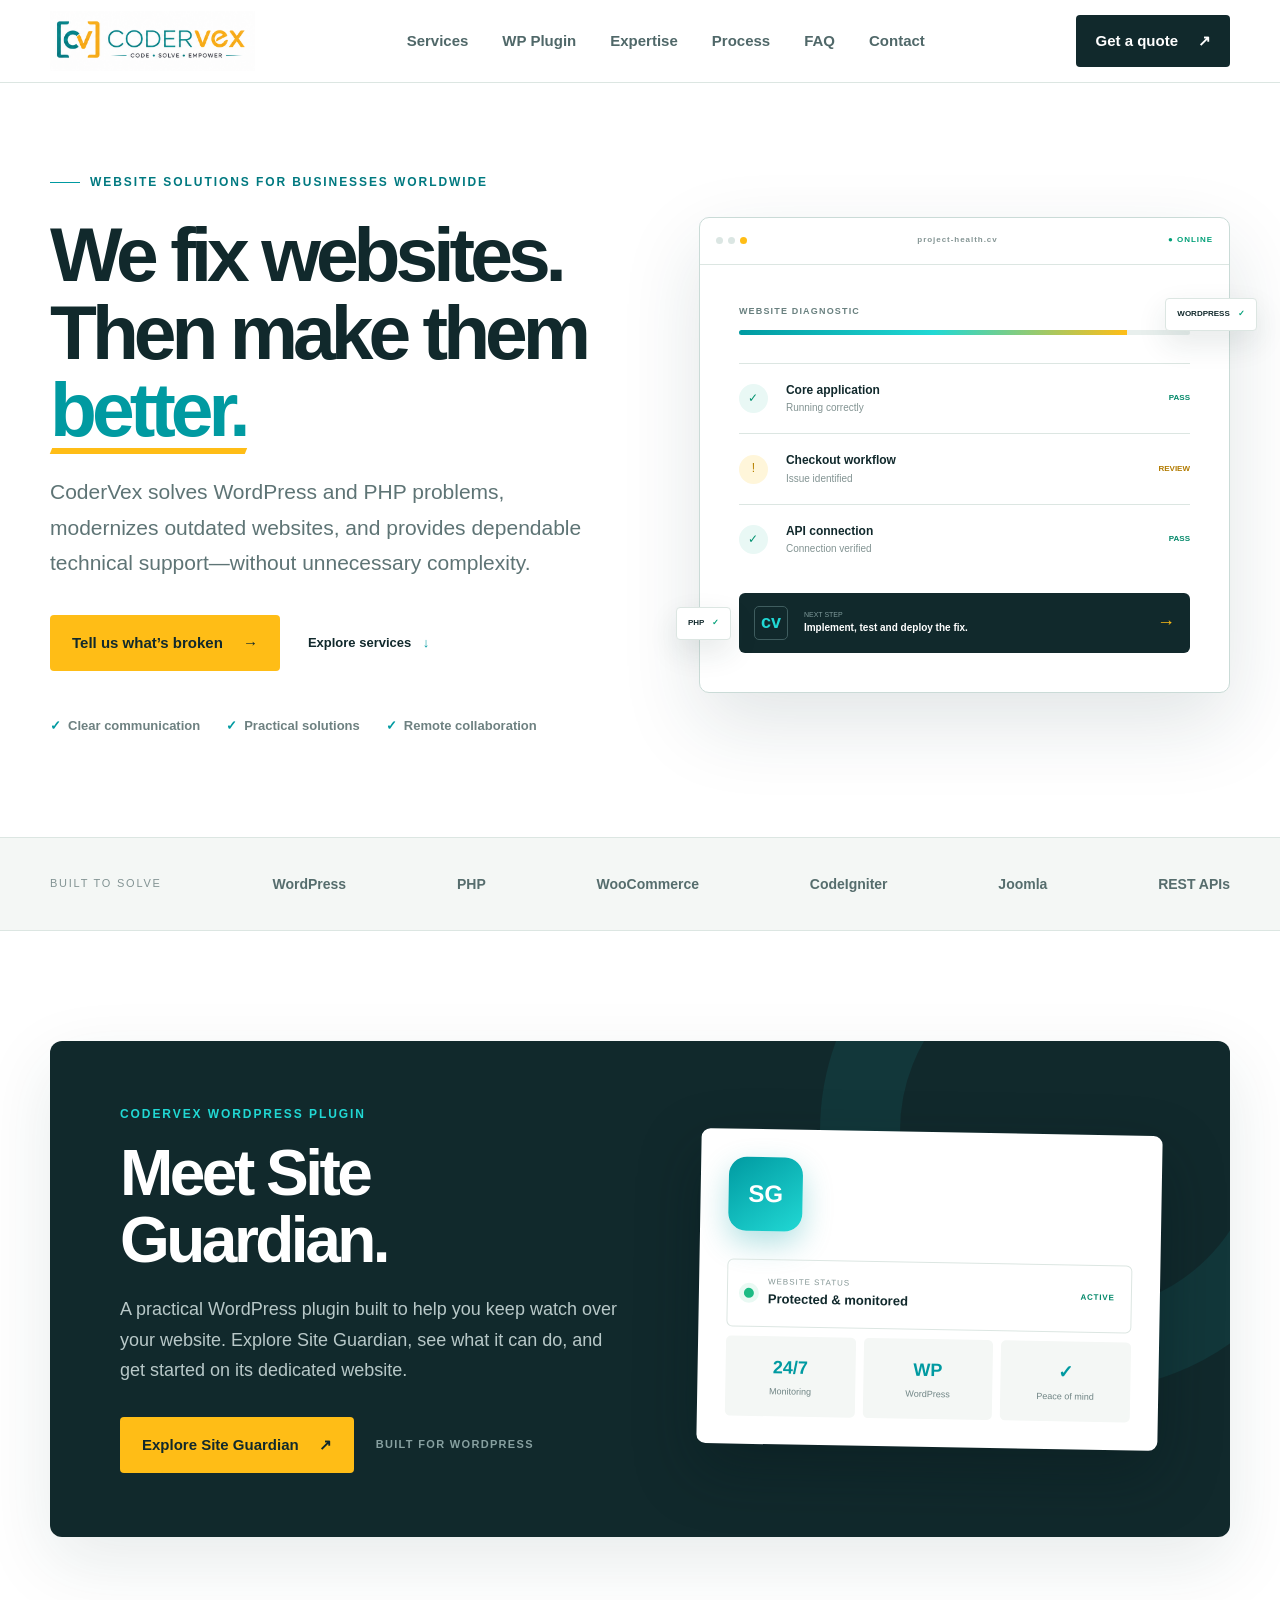
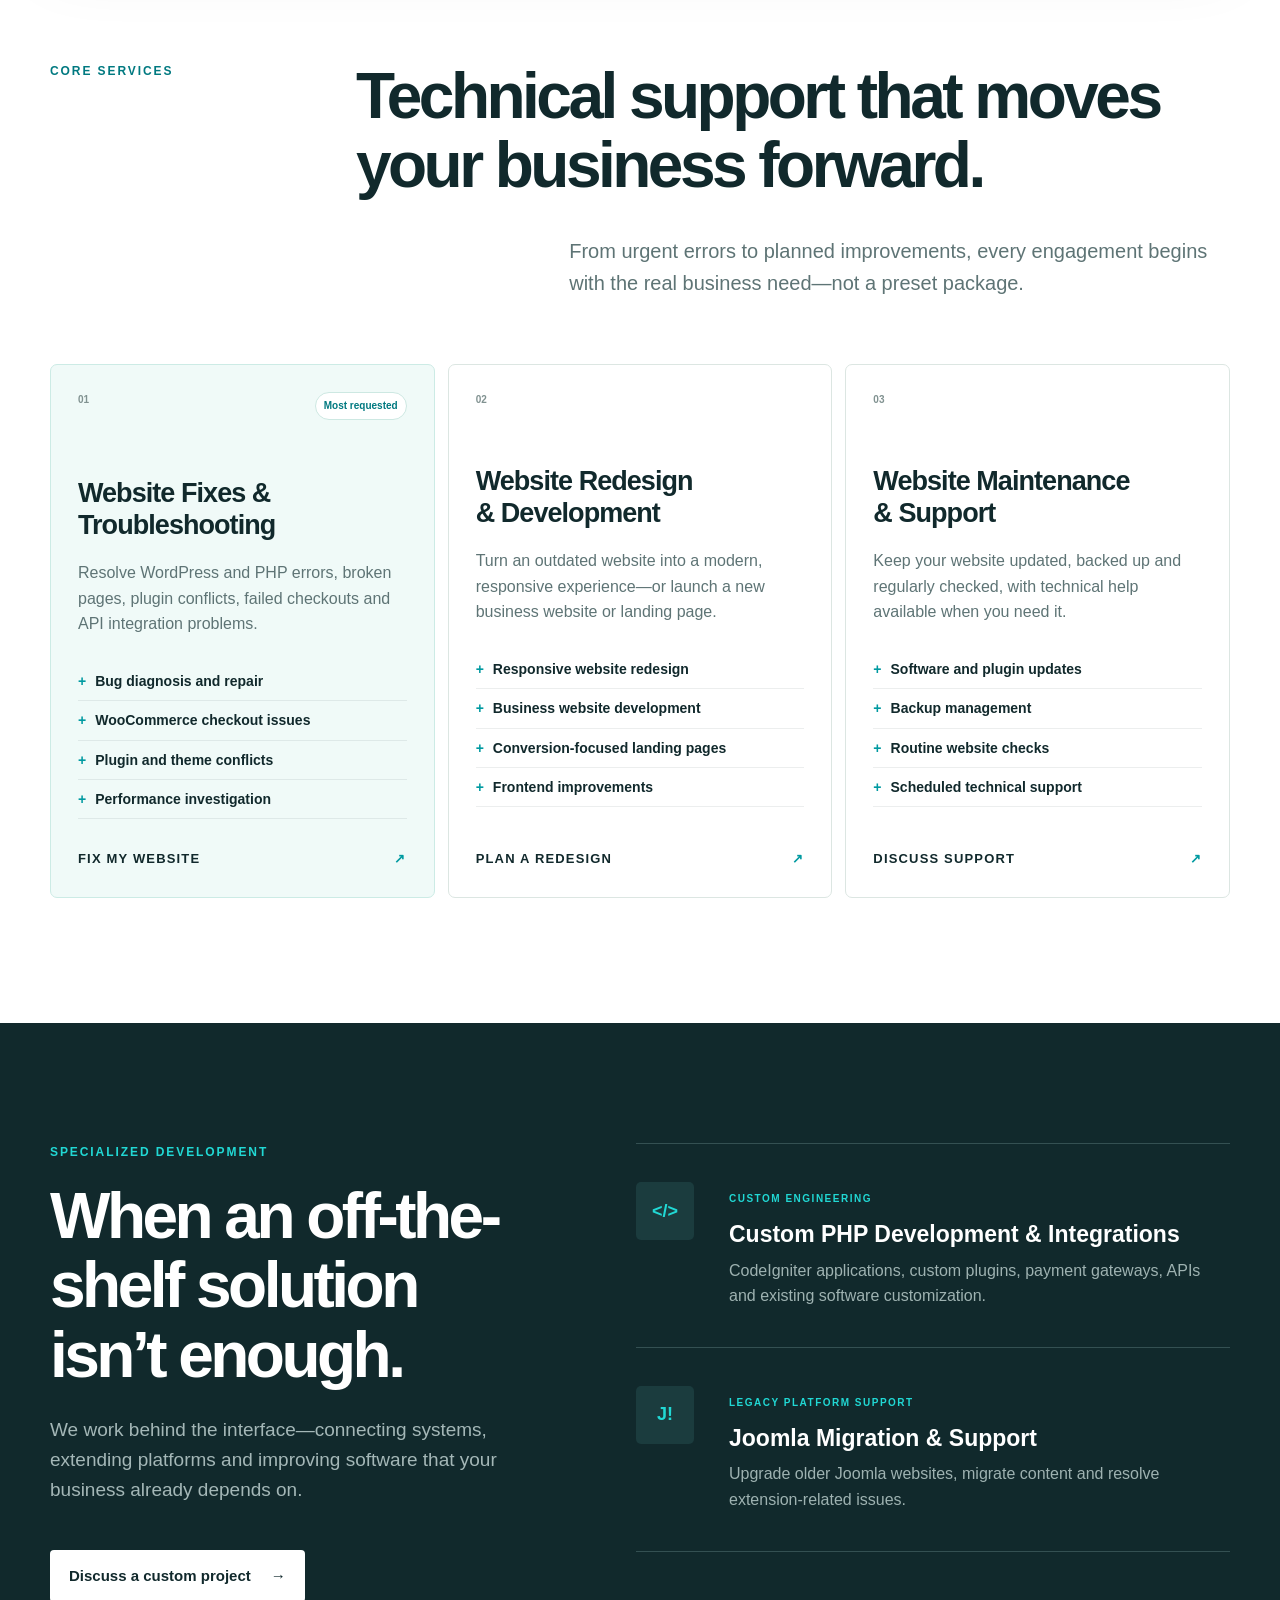
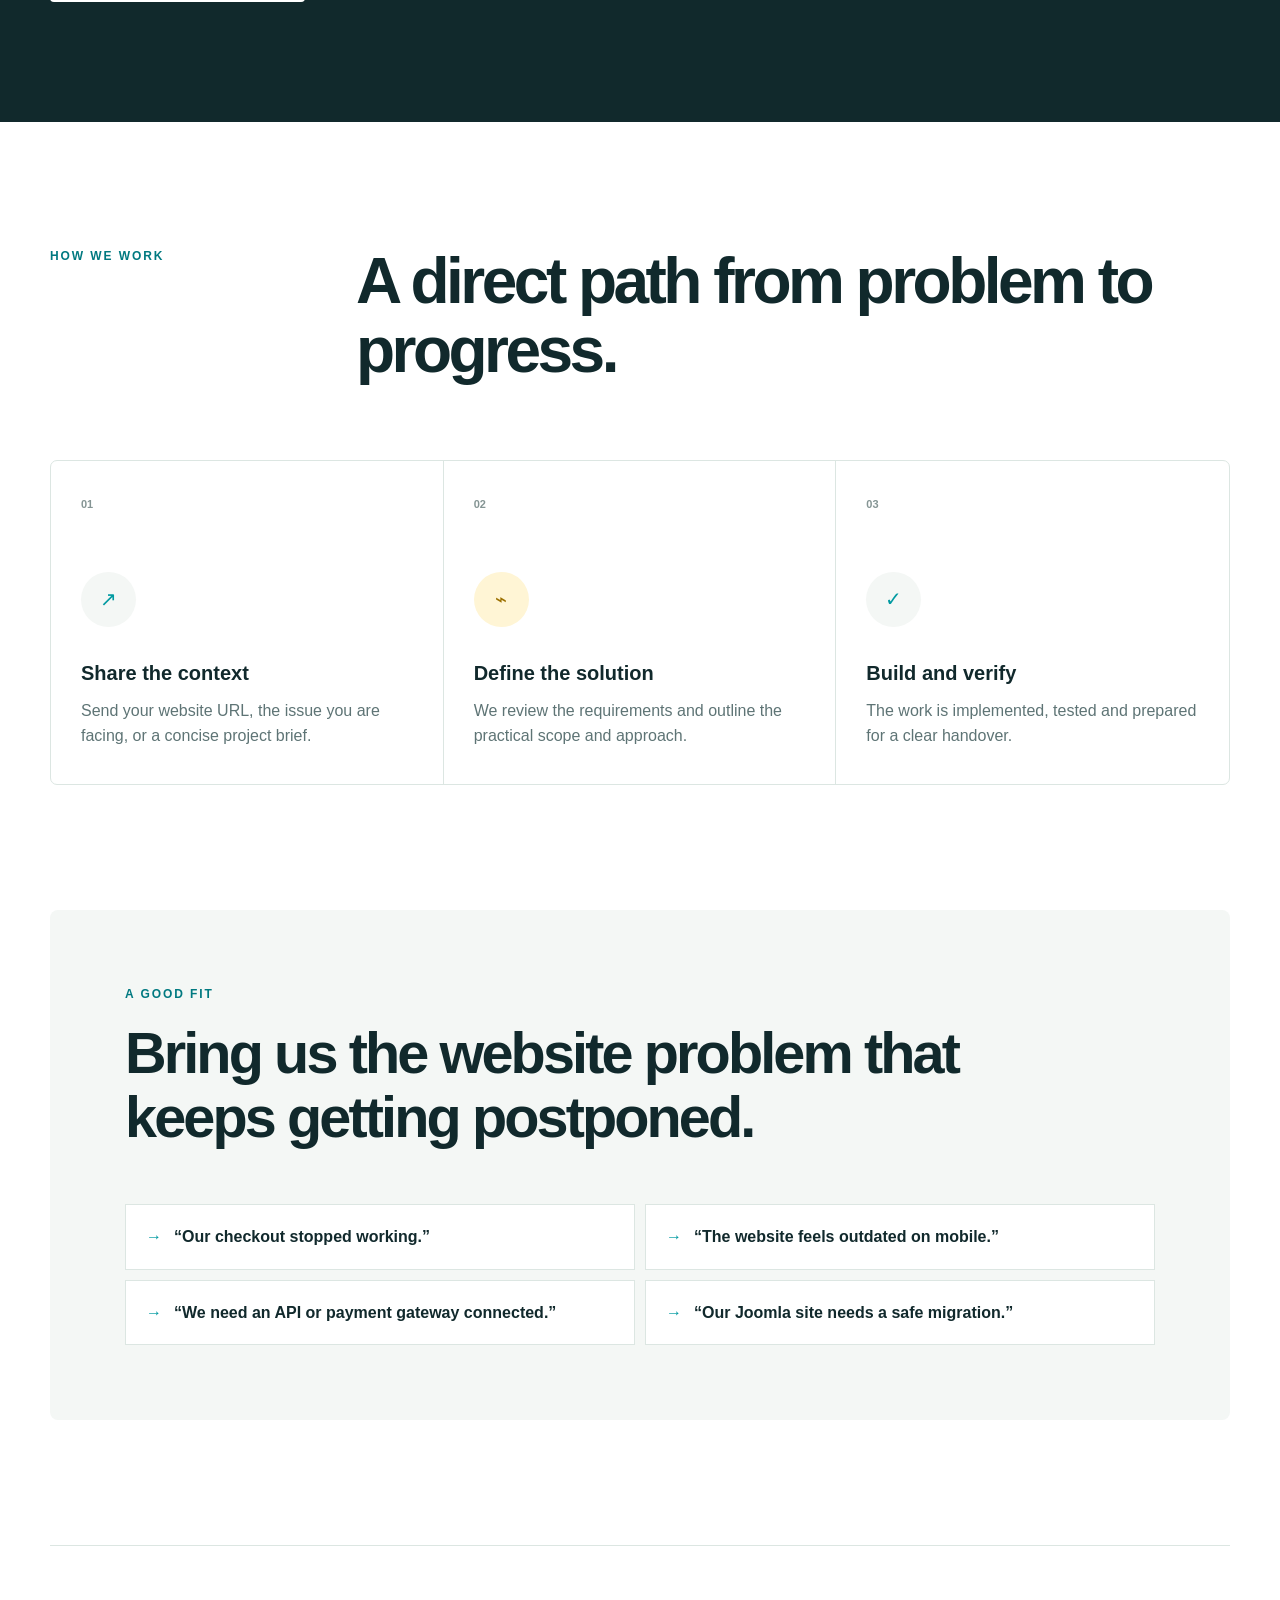
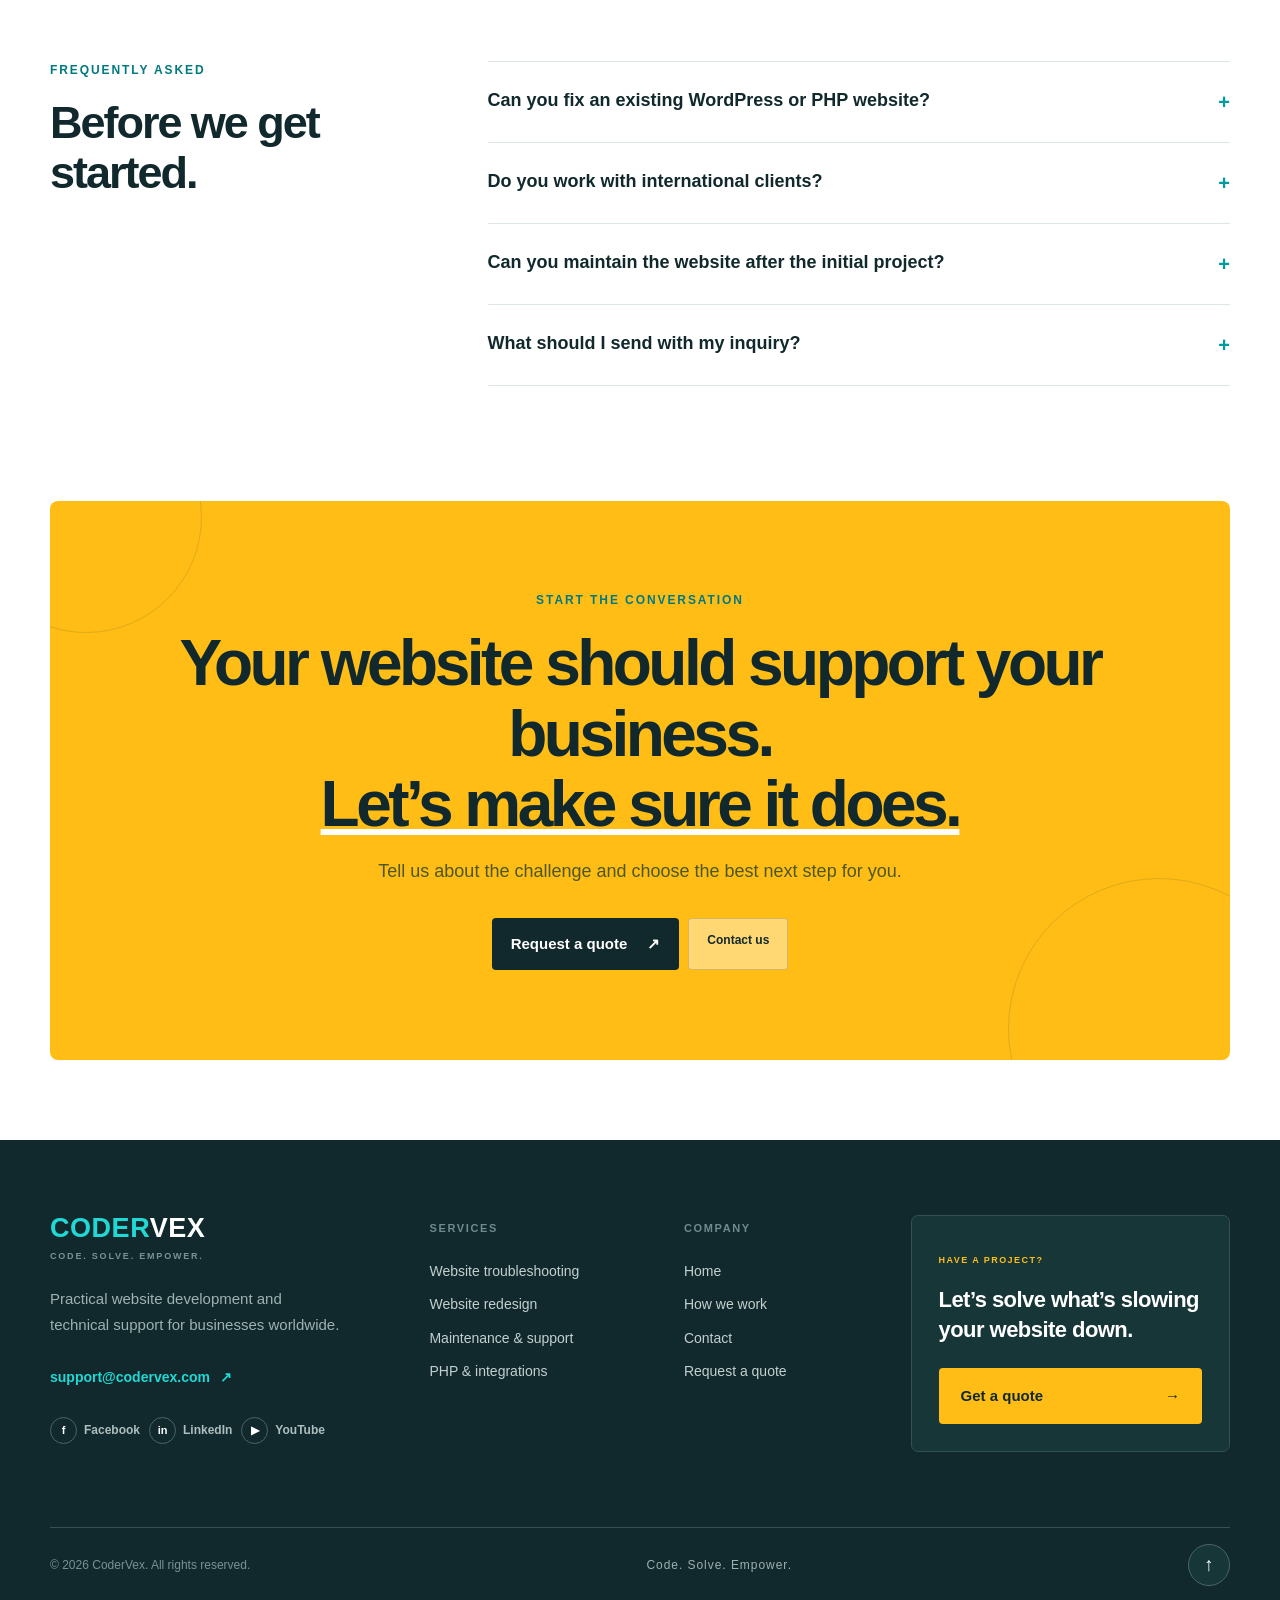
<file: index.html>
<!doctype html>
<html lang="en">
<head>
  <meta charset="utf-8"><script src="analytics.js"></script><script async src="https://www.googletagmanager.com/gtag/js?id=G-TWF1HS1TTK"></script>
  <meta name="viewport" content="width=device-width, initial-scale=1">
  <title>Website Fixes, WordPress Support & Custom PHP Development | CoderVex</title>
  <meta name="description" content="CoderVex fixes broken WordPress and PHP websites, redesigns outdated sites, provides ongoing maintenance, and builds custom integrations for international businesses.">
  <meta name="keywords" content="website troubleshooting, WordPress support, PHP developer, website redesign, website maintenance, API integration, Joomla migration, WooCommerce checkout fix">
  <meta name="author" content="CoderVex">
  <meta name="robots" content="index, follow, max-image-preview:none">
  <meta name="theme-color" content="#ffffff">
  <link rel="canonical" href="https://www.codervex.com/">
  <meta property="og:type" content="website"><meta property="og:title" content="CoderVex — Website Fixes, Development & Support"><meta property="og:description" content="Reliable website troubleshooting, redesign, maintenance, custom PHP development and integrations for businesses worldwide."><meta property="og:url" content="https://www.codervex.com/"><meta property="og:site_name" content="CoderVex">
  <meta name="twitter:card" content="summary"><meta name="twitter:title" content="CoderVex — Website Solutions That Work"><meta name="twitter:description" content="Website fixes, redesign, maintenance, PHP development and integrations for international businesses.">
  <link rel="stylesheet" href="styles.css">
  <script type="application/ld+json">{"@context":"https://schema.org","@type":"ProfessionalService","name":"CoderVex","url":"https://www.codervex.com/","email":"support@codervex.com","description":"Website troubleshooting, WordPress support, redesign, maintenance, custom PHP development, integrations and Joomla migration services.","areaServed":"Worldwide","serviceType":["Website Troubleshooting","WordPress Support","Website Redesign","Website Maintenance","Custom PHP Development","API Integration","Joomla Migration"],"sameAs":["https://www.facebook.com/codervex","https://www.linkedin.com/company/codervex/","https://www.youtube.com/@codervex"]}</script>
  <script type="application/ld+json">{"@context":"https://schema.org","@type":"FAQPage","mainEntity":[{"@type":"Question","name":"Can CoderVex fix an existing WordPress or PHP website?","acceptedAnswer":{"@type":"Answer","text":"Yes. CoderVex diagnoses and resolves WordPress and PHP errors, broken layouts, plugin conflicts, checkout failures and integration issues."}},{"@type":"Question","name":"Does CoderVex work with international clients?","acceptedAnswer":{"@type":"Answer","text":"Yes. CoderVex provides remote website development and technical support to businesses worldwide."}},{"@type":"Question","name":"Can you maintain a website after the initial project?","acceptedAnswer":{"@type":"Answer","text":"Yes. Ongoing maintenance can include updates, backups, health checks and scheduled technical support."}}]}</script>
</head>
<body>
  <a class="skip-link" href="#main">Skip to content</a>
  <header class="site-header" id="top"><div class="nav-wrap">
    <a class="brand brand-logo" href="index.html" aria-label="CoderVex home"><img src="assets/website-logo.png" alt="CoderVex — Code, Solve, Empower" width="666" height="198"></a>
    <button class="nav-toggle" aria-expanded="false" aria-controls="site-nav"><span></span><span></span><span></span><span class="sr-only">Open menu</span></button>
    <nav id="site-nav" aria-label="Main navigation"><a href="#services">Services</a><a href="#plugin">WP Plugin</a><a href="#expertise">Expertise</a><a href="#process">Process</a><a href="#faq">FAQ</a><a href="contact.html">Contact</a></nav>
    <a class="button button-dark nav-cta" href="quote.html">Get a quote <span>↗</span></a>
  </div></header>
  <main id="main">
    <section class="hero section">
      <div class="hero-copy reveal"><p class="eyebrow"><span></span> Website solutions for businesses worldwide</p><h1>We fix websites.<br>Then make them <em>better.</em></h1><p class="hero-lead">CoderVex solves WordPress and PHP problems, modernizes outdated websites, and provides dependable technical support—without unnecessary complexity.</p><div class="hero-actions"><a class="button button-primary" href="mailto:support@codervex.com?subject=I%20need%20help%20with%20my%20website">Tell us what’s broken <span>→</span></a><a class="inline-link" href="#services">Explore services <span>↓</span></a></div><ul class="hero-points" aria-label="Key benefits"><li>Clear communication</li><li>Practical solutions</li><li>Remote collaboration</li></ul></div>
      <div class="hero-console reveal" aria-label="CoderVex website troubleshooting workflow"><div class="console-bar"><span class="dots"><i></i><i></i><i></i></span><span>project-health.cv</span><span class="status">● ONLINE</span></div><div class="console-body"><div class="scan-head"><span>WEBSITE DIAGNOSTIC</span><strong>86%</strong></div><div class="scan-line"><i></i></div><div class="result-list"><div><span class="check">✓</span><p><b>Core application</b><small>Running correctly</small></p><em>PASS</em></div><div><span class="check amber">!</span><p><b>Checkout workflow</b><small>Issue identified</small></p><em class="review">REVIEW</em></div><div><span class="check">✓</span><p><b>API connection</b><small>Connection verified</small></p><em>PASS</em></div></div><div class="console-note"><span>cv</span><p><small>NEXT STEP</small><b>Implement, test and deploy the fix.</b></p><strong>→</strong></div></div><div class="orbit-label label-one">WORDPRESS <b>✓</b></div><div class="orbit-label label-two">PHP <b>✓</b></div></div>
    </section>
    <section class="proof-bar" aria-label="Technologies supported"><div><span>Built to solve</span><b>WordPress</b><b>PHP</b><b>WooCommerce</b><b>CodeIgniter</b><b>Joomla</b><b>REST APIs</b></div></section>
    <section class="section plugin-section" id="plugin">
      <div class="plugin-card reveal">
        <div class="plugin-copy"><p class="eyebrow">CoderVex WordPress plugin</p><h2>Meet Site Guardian.</h2><p>A practical WordPress plugin built to help you keep watch over your website. Explore Site Guardian, see what it can do, and get started on its dedicated website.</p><div class="plugin-actions"><a class="button button-primary" href="https://site-guardian.codervex.com/" target="_blank" rel="noopener noreferrer">Explore Site Guardian <span aria-hidden="true">&nearr;</span></a><span>Built for WordPress</span></div></div>
        <div class="plugin-visual" aria-hidden="true"><div class="guardian-mark"><span>SG</span></div><div class="guardian-status"><i></i><span><small>WEBSITE STATUS</small><b>Protected &amp; monitored</b></span><strong>ACTIVE</strong></div><div class="guardian-grid"><span><b>24/7</b><small>Monitoring</small></span><span><b>WP</b><small>WordPress</small></span><span><b>&#10003;</b><small>Peace of mind</small></span></div></div>
      </div>
    </section>
    <section class="section intro" id="services"><div class="section-heading reveal"><p class="eyebrow">Core services</p><h2>Technical support that moves your business forward.</h2></div><p class="section-intro reveal">From urgent errors to planned improvements, every engagement begins with the real business need—not a preset package.</p><div class="service-grid">
      <article class="service featured reveal"><div class="service-top"><span>01</span><i>Most requested</i></div><h3>Website Fixes &amp;<br>Troubleshooting</h3><p>Resolve WordPress and PHP errors, broken pages, plugin conflicts, failed checkouts and API integration problems.</p><ul><li>Bug diagnosis and repair</li><li>WooCommerce checkout issues</li><li>Plugin and theme conflicts</li><li>Performance investigation</li></ul><a href="mailto:support@codervex.com?subject=Website%20troubleshooting">Fix my website <span>↗</span></a></article>
      <article class="service reveal"><div class="service-top"><span>02</span></div><h3>Website Redesign<br>&amp; Development</h3><p>Turn an outdated website into a modern, responsive experience—or launch a new business website or landing page.</p><ul><li>Responsive website redesign</li><li>Business website development</li><li>Conversion-focused landing pages</li><li>Frontend improvements</li></ul><a href="mailto:support@codervex.com?subject=Website%20redesign">Plan a redesign <span>↗</span></a></article>
      <article class="service reveal"><div class="service-top"><span>03</span></div><h3>Website Maintenance<br>&amp; Support</h3><p>Keep your website updated, backed up and regularly checked, with technical help available when you need it.</p><ul><li>Software and plugin updates</li><li>Backup management</li><li>Routine website checks</li><li>Scheduled technical support</li></ul><a href="mailto:support@codervex.com?subject=Website%20maintenance">Discuss support <span>↗</span></a></article>
    </div></section>
    <section class="expertise" id="expertise"><div class="section expertise-inner"><div class="expertise-copy reveal"><p class="eyebrow light">Specialized development</p><h2>When an off-the-shelf solution isn’t enough.</h2><p>We work behind the interface—connecting systems, extending platforms and improving software that your business already depends on.</p><a class="button button-light" href="mailto:support@codervex.com?subject=Custom%20development%20project">Discuss a custom project <span>→</span></a></div><div class="expertise-list"><article class="reveal"><span>&lt;/&gt;</span><div><small>Custom engineering</small><h3>Custom PHP Development &amp; Integrations</h3><p>CodeIgniter applications, custom plugins, payment gateways, APIs and existing software customization.</p></div></article><article class="reveal"><span>J!</span><div><small>Legacy platform support</small><h3>Joomla Migration &amp; Support</h3><p>Upgrade older Joomla websites, migrate content and resolve extension-related issues.</p></div></article></div></div></section>
    <section class="section process" id="process"><div class="section-heading reveal"><p class="eyebrow">How we work</p><h2>A direct path from problem to progress.</h2></div><div class="steps"><article class="reveal"><span>01</span><div class="step-icon">↗</div><h3>Share the context</h3><p>Send your website URL, the issue you are facing, or a concise project brief.</p></article><article class="reveal"><span>02</span><div class="step-icon">⌁</div><h3>Define the solution</h3><p>We review the requirements and outline the practical scope and approach.</p></article><article class="reveal"><span>03</span><div class="step-icon">✓</div><h3>Build and verify</h3><p>The work is implemented, tested and prepared for a clear handover.</p></article></div></section>
    <section class="section fit-section"><div class="fit-card reveal"><p class="eyebrow">A good fit</p><h2>Bring us the website problem that keeps getting postponed.</h2><div class="fit-list"><span>“Our checkout stopped working.”</span><span>“The website feels outdated on mobile.”</span><span>“We need an API or payment gateway connected.”</span><span>“Our Joomla site needs a safe migration.”</span></div></div></section>
    <section class="section faq" id="faq"><div class="faq-heading reveal"><p class="eyebrow">Frequently asked</p><h2>Before we get started.</h2></div><div class="accordion"><details class="reveal"><summary>Can you fix an existing WordPress or PHP website?<span>+</span></summary><p>Yes. We diagnose and resolve errors, broken layouts, plugin conflicts, checkout failures and integration issues in existing websites.</p></details><details class="reveal"><summary>Do you work with international clients?<span>+</span></summary><p>Yes. CoderVex works remotely with businesses worldwide. Project communication and delivery can be handled online.</p></details><details class="reveal"><summary>Can you maintain the website after the initial project?<span>+</span></summary><p>Yes. Ongoing support can include updates, backups, routine checks and scheduled technical assistance.</p></details><details class="reveal"><summary>What should I send with my inquiry?<span>+</span></summary><p>Your website URL, a short description of the problem or goal, and any useful screenshots or error messages are enough to begin.</p></details></div></section>
    <section class="section cta reveal" id="contact"><p class="eyebrow">Start the conversation</p><h2>Your website should support your business.<br><em>Let’s make sure it does.</em></h2><p>Tell us about the challenge and choose the best next step for you.</p><div><a class="button button-dark" href="quote.html">Request a quote <span>↗</span></a><a class="copy-email" href="contact.html">Contact us</a></div></section>
  </main>
  <footer class="site-footer"><div class="section footer-main"><div class="footer-about"><div class="footer-name"><span>CODER</span>VEX<small>Code. Solve. Empower.</small></div><p>Practical website development and technical support for businesses worldwide.</p><a class="footer-email" href="mailto:support@codervex.com">support@codervex.com <span>↗</span></a><div class="social-links" aria-label="CoderVex social media"><a href="https://www.facebook.com/codervex" target="_blank" rel="noopener noreferrer" aria-label="CoderVex on Facebook"><span>f</span>Facebook</a><a href="https://www.linkedin.com/company/codervex/" target="_blank" rel="noopener noreferrer" aria-label="CoderVex on LinkedIn"><span>in</span>LinkedIn</a><a href="https://www.youtube.com/@codervex" target="_blank" rel="noopener noreferrer" aria-label="CoderVex on YouTube"><span>▶</span>YouTube</a></div></div><div class="footer-column"><h2>Services</h2><a href="#services">Website troubleshooting</a><a href="#services">Website redesign</a><a href="#services">Maintenance & support</a><a href="#expertise">PHP & integrations</a></div><div class="footer-column"><h2>Company</h2><a href="index.html">Home</a><a href="#process">How we work</a><a href="contact.html">Contact</a><a href="quote.html">Request a quote</a></div><div class="footer-action"><span>HAVE A PROJECT?</span><h2>Let’s solve what’s slowing your website down.</h2><a class="button button-primary" href="quote.html">Get a quote <b>→</b></a></div></div><div class="section footer-bottom"><small>© <span id="year"></span> CoderVex. All rights reserved.</small><span>Code. Solve. Empower.</span><button class="back-to-top" type="button" aria-label="Back to top" title="Back to top">↑</button></div></footer>
  <script src="script.js" defer></script>
</body>
</html>
</file>
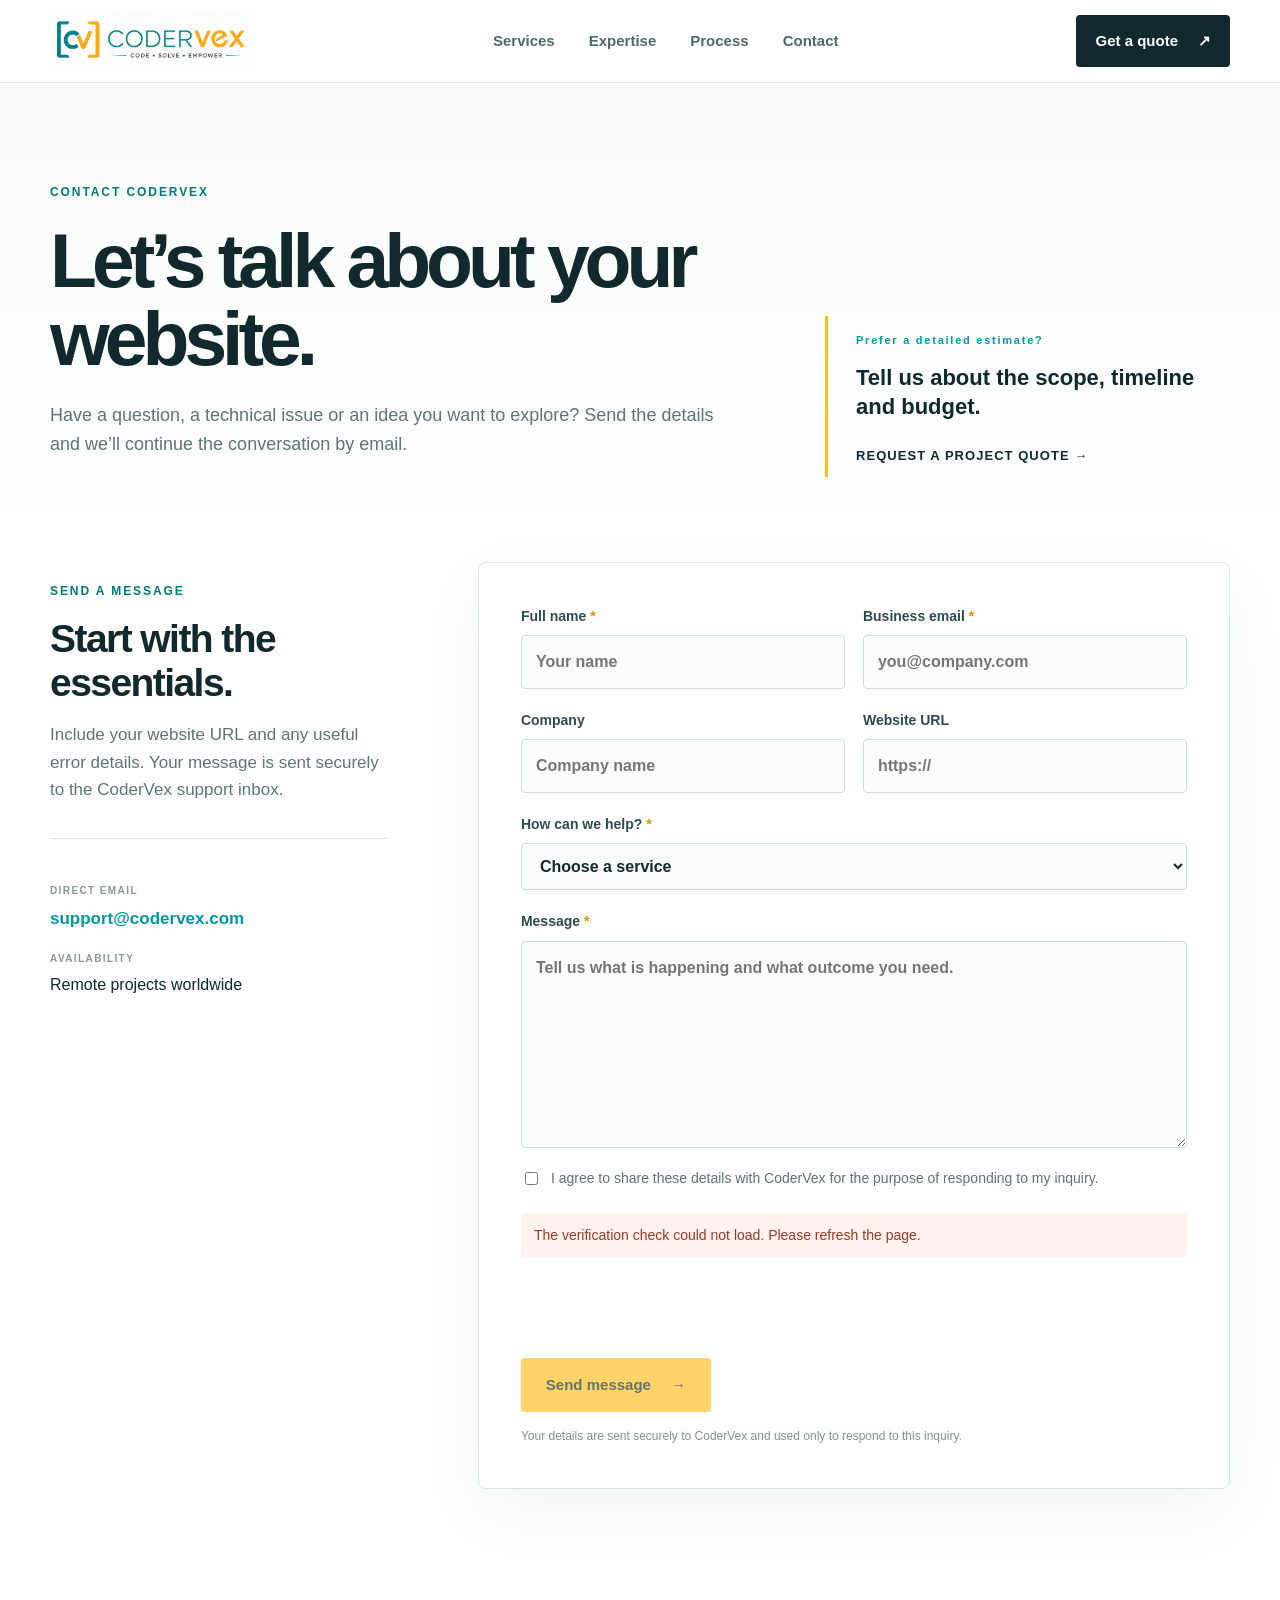
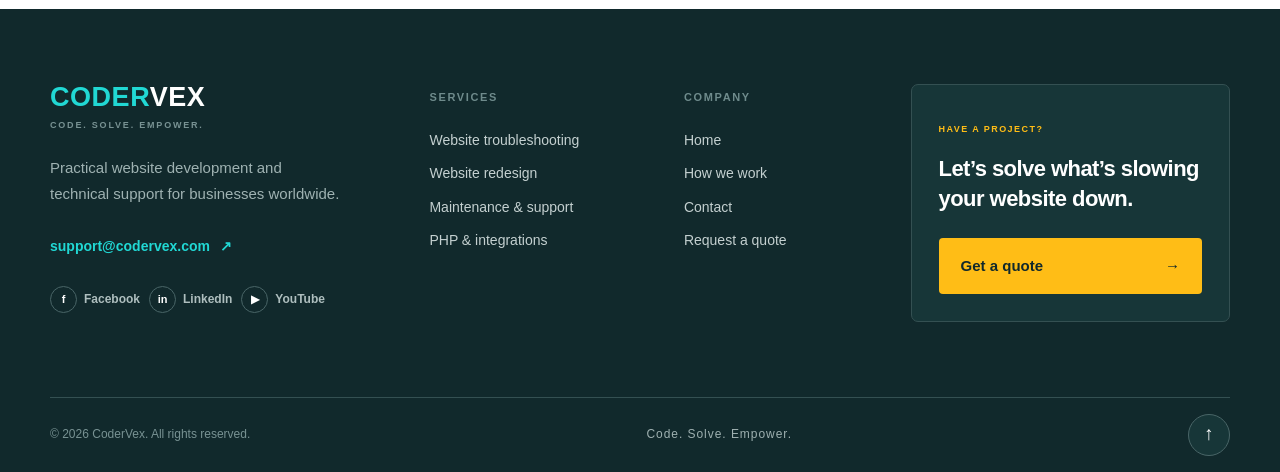
<file: contact.html>
<!doctype html><html lang="en"><head><meta charset="utf-8"><script src="analytics.js"></script><script async src="https://www.googletagmanager.com/gtag/js?id=G-TWF1HS1TTK"></script><meta name="viewport" content="width=device-width,initial-scale=1"><title>Contact CoderVex | Website Development & Technical Support</title><meta name="description" content="Contact CoderVex about WordPress support, PHP development, website redesign, maintenance, integrations or Joomla migration."><meta name="robots" content="index, follow"><link rel="canonical" href="https://www.codervex.com/contact.html"><link rel="stylesheet" href="styles.css"></head>
<body><a class="skip-link" href="#main">Skip to content</a><header class="site-header"><div class="nav-wrap"><a class="brand brand-logo" href="index.html"><img src="assets/website-logo.png" alt="CoderVex — Code, Solve, Empower" width="666" height="198"></a><button class="nav-toggle" aria-expanded="false" aria-controls="site-nav"><span></span><span></span><span></span><span class="sr-only">Open menu</span></button><nav id="site-nav" aria-label="Main navigation"><a href="index.html#services">Services</a><a href="index.html#expertise">Expertise</a><a href="index.html#process">Process</a><a href="contact.html" aria-current="page">Contact</a></nav><a class="button button-dark nav-cta" href="quote.html">Get a quote <span>↗</span></a></div></header>
<main id="main" class="form-page"><section class="section page-hero"><div><p class="eyebrow">Contact CoderVex</p><h1>Let’s talk about your website.</h1><p>Have a question, a technical issue or an idea you want to explore? Send the details and we’ll continue the conversation by email.</p></div><aside><span>Prefer a detailed estimate?</span><h2>Tell us about the scope, timeline and budget.</h2><a href="quote.html">Request a project quote <b>→</b></a></aside></section>
<section class="section form-layout"><div class="form-context"><p class="eyebrow">Send a message</p><h2>Start with the essentials.</h2><p>Include your website URL and any useful error details. Your message is sent securely to the CoderVex support inbox.</p><div class="direct-contact"><small>DIRECT EMAIL</small><a href="mailto:support@codervex.com">support@codervex.com</a><small>AVAILABILITY</small><p>Remote projects worldwide</p></div></div>
<form class="project-form" action="send-form.php" method="post" data-php-form novalidate><input type="hidden" name="form_type" value="contact"><label class="hp-field" aria-hidden="true">Leave this field empty<input name="website_field" type="text" tabindex="-1" autocomplete="off"></label><div class="field-row"><label>Full name <span>*</span><input name="Name" type="text" autocomplete="name" required placeholder="Your name"></label><label>Business email <span>*</span><input name="Email" type="email" autocomplete="email" required placeholder="you@company.com"></label></div><div class="field-row"><label>Company<input name="Company" type="text" autocomplete="organization" placeholder="Company name"></label><label>Website URL<input name="Website" type="url" placeholder="https://"></label></div><label>How can we help? <span>*</span><select name="Service" required><option value="">Choose a service</option><option>Website fixes & troubleshooting</option><option>Website redesign & development</option><option>Website maintenance & support</option><option>Custom PHP development</option><option>API or payment integration</option><option>Joomla migration & support</option><option>Something else</option></select></label><label>Message <span>*</span><textarea name="Message" rows="7" required placeholder="Tell us what is happening and what outcome you need."></textarea></label><label class="consent"><input type="checkbox" name="Consent" value="Yes" required><span>I agree to share these details with CoderVex for the purpose of responding to my inquiry.</span></label><div class="form-status" aria-live="polite"></div><button class="button button-primary form-submit" type="submit">Send message <span>→</span></button><p class="form-note">Your details are sent securely to CoderVex and used only to respond to this inquiry.</p></form></section></main>
<footer class="site-footer"><div class="section footer-main"><div class="footer-about"><div class="footer-name"><span>CODER</span>VEX<small>Code. Solve. Empower.</small></div><p>Practical website development and technical support for businesses worldwide.</p><a class="footer-email" href="mailto:support@codervex.com">support@codervex.com <span>↗</span></a><div class="social-links" aria-label="CoderVex social media"><a href="https://www.facebook.com/codervex" target="_blank" rel="noopener noreferrer" aria-label="CoderVex on Facebook"><span>f</span>Facebook</a><a href="https://www.linkedin.com/company/codervex/" target="_blank" rel="noopener noreferrer" aria-label="CoderVex on LinkedIn"><span>in</span>LinkedIn</a><a href="https://www.youtube.com/@codervex" target="_blank" rel="noopener noreferrer" aria-label="CoderVex on YouTube"><span>▶</span>YouTube</a></div></div><div class="footer-column"><h2>Services</h2><a href="index.html#services">Website troubleshooting</a><a href="index.html#services">Website redesign</a><a href="index.html#services">Maintenance & support</a><a href="index.html#expertise">PHP & integrations</a></div><div class="footer-column"><h2>Company</h2><a href="index.html">Home</a><a href="index.html#process">How we work</a><a href="contact.html">Contact</a><a href="quote.html">Request a quote</a></div><div class="footer-action"><span>HAVE A PROJECT?</span><h2>Let’s solve what’s slowing your website down.</h2><a class="button button-primary" href="quote.html">Get a quote <b>→</b></a></div></div><div class="section footer-bottom"><small>© <span id="year"></span> CoderVex. All rights reserved.</small><span>Code. Solve. Empower.</span><button class="back-to-top" type="button" aria-label="Back to top" title="Back to top">↑</button></div></footer><script src="script.js" defer></script></body></html>
</file>
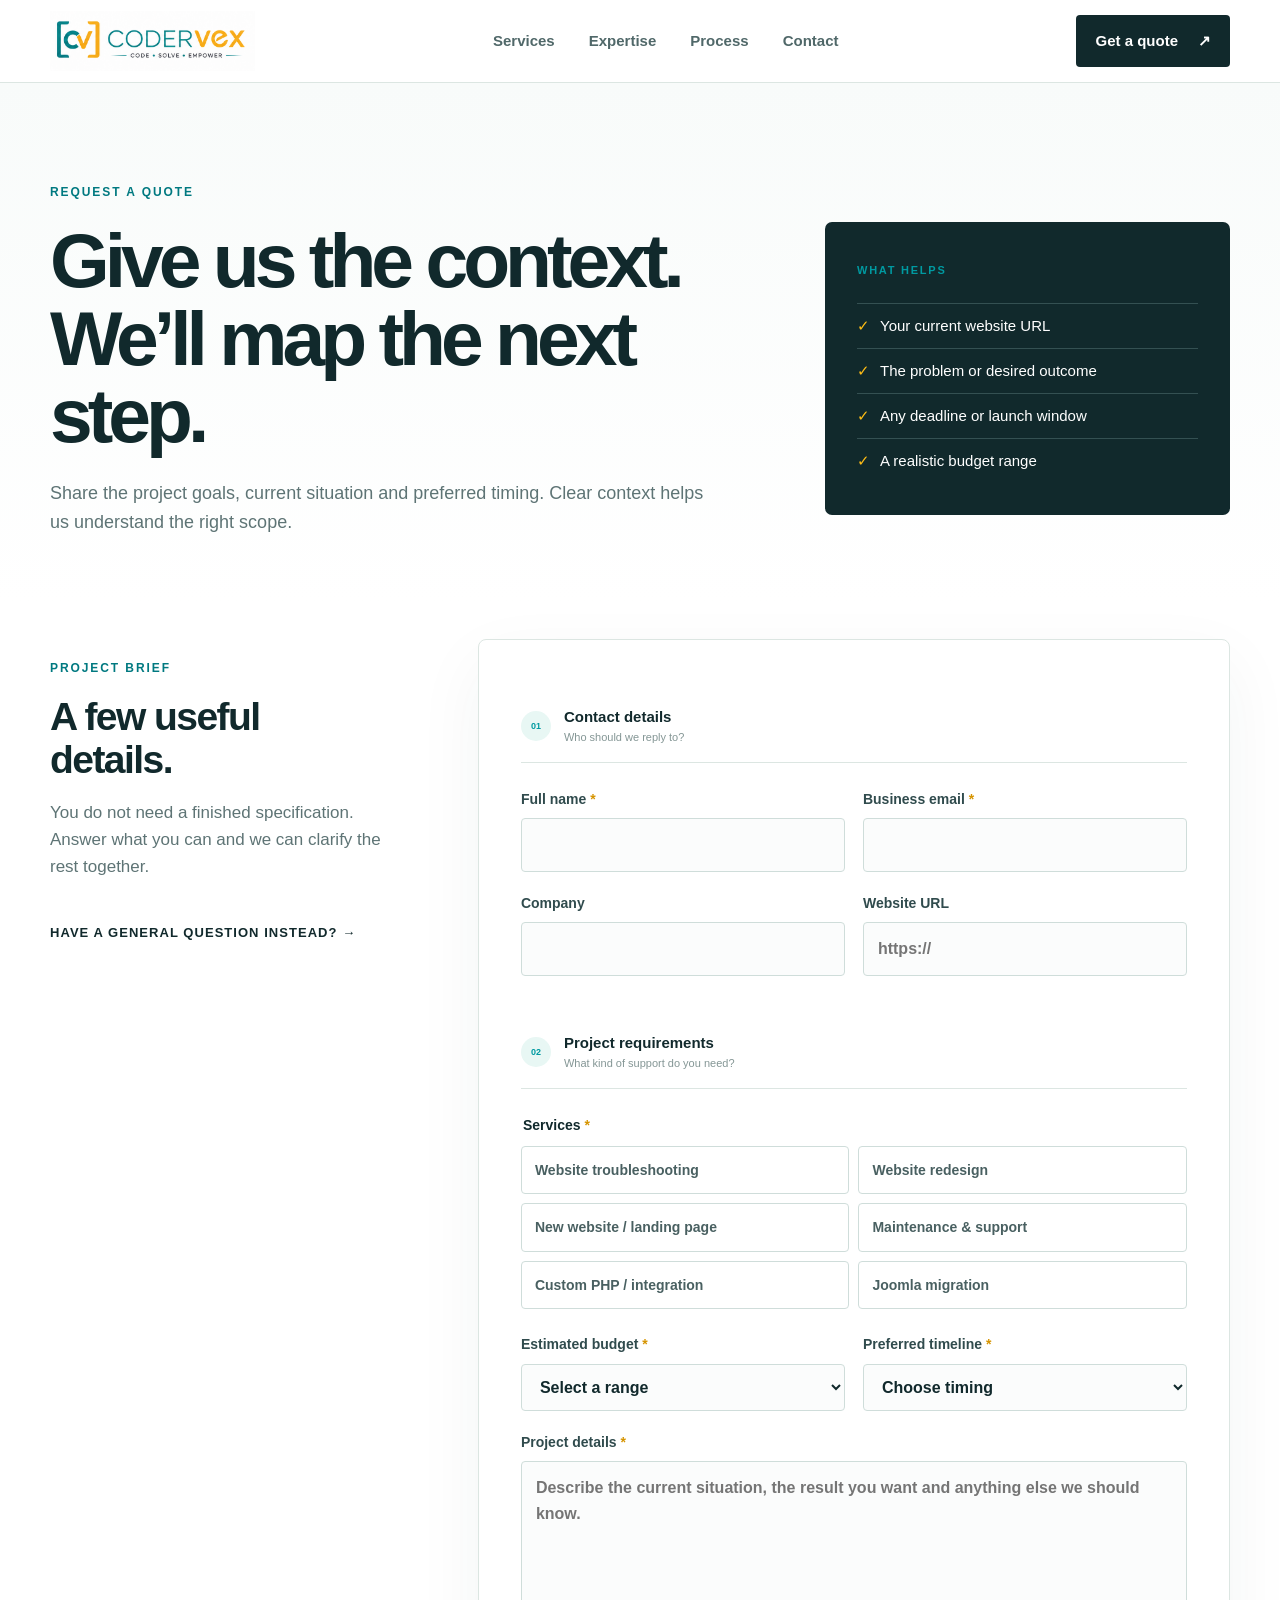
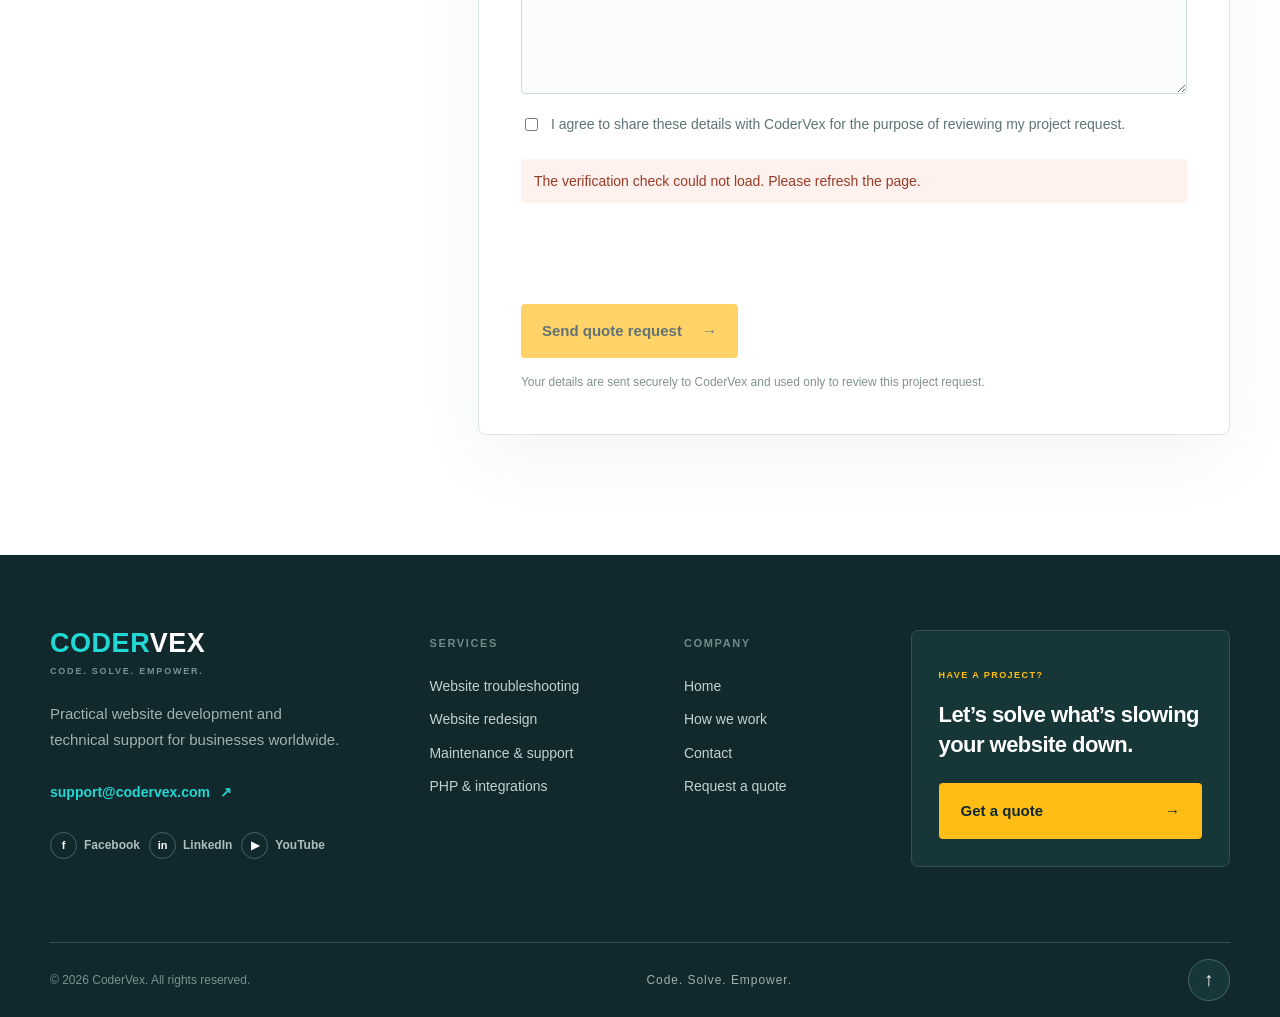
<file: quote.html>
<!doctype html><html lang="en"><head><meta charset="utf-8"><script src="analytics.js"></script><script async src="https://www.googletagmanager.com/gtag/js?id=G-TWF1HS1TTK"></script><meta name="viewport" content="width=device-width,initial-scale=1"><title>Request a Website Project Quote | CoderVex</title><meta name="description" content="Request a quote for WordPress troubleshooting, website redesign, maintenance, custom PHP development, API integration or Joomla migration."><meta name="robots" content="index, follow"><link rel="canonical" href="https://www.codervex.com/quote.html"><link rel="stylesheet" href="styles.css"></head>
<body><a class="skip-link" href="#main">Skip to content</a><header class="site-header"><div class="nav-wrap"><a class="brand brand-logo" href="index.html"><img src="assets/website-logo.png" alt="CoderVex — Code, Solve, Empower" width="666" height="198"></a><button class="nav-toggle" aria-expanded="false" aria-controls="site-nav"><span></span><span></span><span></span><span class="sr-only">Open menu</span></button><nav id="site-nav" aria-label="Main navigation"><a href="index.html#services">Services</a><a href="index.html#expertise">Expertise</a><a href="index.html#process">Process</a><a href="contact.html">Contact</a></nav><a class="button button-dark nav-cta" href="quote.html" aria-current="page">Get a quote <span>↗</span></a></div></header>
<main id="main" class="form-page"><section class="section page-hero quote-hero"><div><p class="eyebrow">Request a quote</p><h1>Give us the context.<br>We’ll map the next step.</h1><p>Share the project goals, current situation and preferred timing. Clear context helps us understand the right scope.</p></div><div class="quote-checklist"><span>WHAT HELPS</span><ul><li>Your current website URL</li><li>The problem or desired outcome</li><li>Any deadline or launch window</li><li>A realistic budget range</li></ul></div></section>
<section class="section form-layout"><div class="form-context"><p class="eyebrow">Project brief</p><h2>A few useful details.</h2><p>You do not need a finished specification. Answer what you can and we can clarify the rest together.</p><a class="simple-link" href="contact.html">Have a general question instead? <b>→</b></a></div>
<form class="project-form quote-form" action="send-form.php" method="post" data-php-form novalidate><input type="hidden" name="form_type" value="quote"><label class="hp-field" aria-hidden="true">Leave this field empty<input name="website_field" type="text" tabindex="-1" autocomplete="off"></label><div class="form-section-title"><span>01</span><div><b>Contact details</b><small>Who should we reply to?</small></div></div><div class="field-row"><label>Full name <span>*</span><input name="Name" type="text" autocomplete="name" required></label><label>Business email <span>*</span><input name="Email" type="email" autocomplete="email" required></label></div><div class="field-row"><label>Company<input name="Company" type="text" autocomplete="organization"></label><label>Website URL<input name="Website" type="url" placeholder="https://"></label></div>
<div class="form-section-title"><span>02</span><div><b>Project requirements</b><small>What kind of support do you need?</small></div></div><fieldset><legend>Services <span>*</span></legend><div class="choice-grid"><label><input type="checkbox" name="Services[]" value="Website troubleshooting"><span>Website troubleshooting</span></label><label><input type="checkbox" name="Services[]" value="Website redesign"><span>Website redesign</span></label><label><input type="checkbox" name="Services[]" value="New website or landing page"><span>New website / landing page</span></label><label><input type="checkbox" name="Services[]" value="Maintenance and support"><span>Maintenance & support</span></label><label><input type="checkbox" name="Services[]" value="Custom PHP or integration"><span>Custom PHP / integration</span></label><label><input type="checkbox" name="Services[]" value="Joomla migration"><span>Joomla migration</span></label></div></fieldset><div class="field-row"><label>Estimated budget <span>*</span><select name="Budget" required><option value="">Select a range</option><option>Under $500</option><option>$500–$1,000</option><option>$1,000–$2,500</option><option>$2,500–$5,000</option><option>$5,000+</option><option>Not sure yet</option></select></label><label>Preferred timeline <span>*</span><select name="Timeline" required><option value="">Choose timing</option><option>Urgent — as soon as possible</option><option>Within 2–4 weeks</option><option>Within 1–2 months</option><option>Flexible / planning stage</option></select></label></div><label>Project details <span>*</span><textarea name="Project_details" rows="8" required placeholder="Describe the current situation, the result you want and anything else we should know."></textarea></label>
<label class="consent"><input type="checkbox" name="Consent" value="Yes" required><span>I agree to share these details with CoderVex for the purpose of reviewing my project request.</span></label><div class="form-status" aria-live="polite"></div><button class="button button-primary form-submit" type="submit">Send quote request <span>→</span></button><p class="form-note">Your details are sent securely to CoderVex and used only to review this project request.</p></form></section></main>
<footer class="site-footer"><div class="section footer-main"><div class="footer-about"><div class="footer-name"><span>CODER</span>VEX<small>Code. Solve. Empower.</small></div><p>Practical website development and technical support for businesses worldwide.</p><a class="footer-email" href="mailto:support@codervex.com">support@codervex.com <span>↗</span></a><div class="social-links" aria-label="CoderVex social media"><a href="https://www.facebook.com/codervex" target="_blank" rel="noopener noreferrer" aria-label="CoderVex on Facebook"><span>f</span>Facebook</a><a href="https://www.linkedin.com/company/codervex/" target="_blank" rel="noopener noreferrer" aria-label="CoderVex on LinkedIn"><span>in</span>LinkedIn</a><a href="https://www.youtube.com/@codervex" target="_blank" rel="noopener noreferrer" aria-label="CoderVex on YouTube"><span>▶</span>YouTube</a></div></div><div class="footer-column"><h2>Services</h2><a href="index.html#services">Website troubleshooting</a><a href="index.html#services">Website redesign</a><a href="index.html#services">Maintenance & support</a><a href="index.html#expertise">PHP & integrations</a></div><div class="footer-column"><h2>Company</h2><a href="index.html">Home</a><a href="index.html#process">How we work</a><a href="contact.html">Contact</a><a href="quote.html">Request a quote</a></div><div class="footer-action"><span>HAVE A PROJECT?</span><h2>Let’s solve what’s slowing your website down.</h2><a class="button button-primary" href="quote.html">Get a quote <b>→</b></a></div></div><div class="section footer-bottom"><small>© <span id="year"></span> CoderVex. All rights reserved.</small><span>Code. Solve. Empower.</span><button class="back-to-top" type="button" aria-label="Back to top" title="Back to top">↑</button></div></footer><script src="script.js" defer></script></body></html>
</file>
<file: styles.css>
:root{--ink:#11292c;--teal:#009aa1;--aqua:#21d8d4;--yellow:#ffbd16;--soft:#f4f7f5;--line:#dce6e2;--muted:#5e7475;--max:1180px}*{box-sizing:border-box}html{scroll-behavior:smooth}body{margin:0;color:var(--ink);background:#fff;font-family:Inter,ui-sans-serif,-apple-system,BlinkMacSystemFont,"Segoe UI",sans-serif;line-height:1.6;-webkit-font-smoothing:antialiased}a{color:inherit;text-decoration:none}button{font:inherit}.section{width:min(var(--max),calc(100% - 48px));margin:auto}.skip-link{position:fixed;left:16px;top:-60px;z-index:100;background:var(--ink);color:white;padding:10px 16px}.skip-link:focus{top:16px}.sr-only{position:absolute;width:1px;height:1px;overflow:hidden;clip:rect(0,0,0,0)}.site-header{position:sticky;top:0;z-index:20;background:#fffffff0;border-bottom:1px solid var(--line);backdrop-filter:blur(12px)}.nav-wrap{width:min(var(--max),calc(100% - 48px));height:82px;margin:auto;display:flex;align-items:center;justify-content:space-between}.brand{display:flex;align-items:center;gap:10px;font-weight:800;font-size:17px;letter-spacing:.04em}.brand>span:last-child>span{color:var(--yellow)}.brand-mark{font-size:22px;letter-spacing:-.15em;color:var(--teal)}.brand-mark b{letter-spacing:-.08em;color:var(--ink);font-size:18px}.nav-wrap nav{display:flex;gap:34px;font-size:13px;font-weight:600;color:#506869}.nav-wrap nav a:hover{color:var(--teal)}.button{display:inline-flex;align-items:center;justify-content:center;gap:20px;padding:13px 18px;border-radius:4px;font-size:13px;font-weight:750;border:1px solid transparent;transition:.2s}.button:hover{transform:translateY(-2px)}.button-dark{background:var(--ink);color:white}.button-dark:hover{background:#007980}.nav-toggle{display:none;background:none;border:0;padding:8px}.nav-toggle>span:not(.sr-only){display:block;width:22px;height:2px;background:var(--ink);margin:4px}.hero{min-height:690px;display:grid;grid-template-columns:1.03fr .97fr;align-items:center;gap:85px;padding-block:90px 100px}.eyebrow{margin:0;text-transform:uppercase;letter-spacing:.16em;color:#007980;font-size:10px;font-weight:800}.hero .eyebrow{display:flex;align-items:center;gap:10px}.hero .eyebrow span{width:30px;height:1px;background:var(--teal)}h1{font-size:clamp(54px,6vw,82px);line-height:1.01;letter-spacing:-.065em;margin:24px 0 25px}h1 em,.cta h2 em{font-style:normal;color:var(--teal);position:relative;white-space:nowrap}h1 em:after{content:"";position:absolute;height:6px;left:1px;right:0;bottom:-2px;background:var(--yellow);transform:skewX(-22deg)}.hero-lead{font-size:19px;line-height:1.7;color:var(--muted);margin:0}.hero-actions{display:flex;align-items:center;gap:28px;margin-top:34px}.button-primary{background:var(--yellow);color:var(--ink);padding:15px 21px}.inline-link{font-size:13px;font-weight:750}.inline-link span{color:var(--teal);margin-left:8px}.hero-points{list-style:none;display:flex;gap:26px;padding:0;margin:45px 0 0;font-size:11px;font-weight:700;color:#6e8181}.hero-points li:before{content:"✓";color:var(--teal);margin-right:7px}.hero-console{position:relative;border:1px solid #cadbd7;border-radius:10px;background:white;box-shadow:0 30px 80px #17383b21;transform:rotate(1deg)}.console-bar{height:47px;display:flex;align-items:center;justify-content:space-between;border-bottom:1px solid var(--line);padding:0 16px;color:#839493;font-size:8px;font-weight:700;letter-spacing:.12em}.dots{display:flex;gap:5px}.dots i{width:7px;height:7px;border-radius:50%;background:#dbe6e3}.dots i:last-child{background:var(--yellow)}.status{color:#00a078}.console-body{padding:39px}.scan-head{display:flex;justify-content:space-between;color:#69807f;font-size:9px;font-weight:800;letter-spacing:.13em}.scan-head strong{color:var(--teal)}.scan-line{height:5px;margin:12px 0 28px;background:#e8efed;border-radius:10px;overflow:hidden}.scan-line i{display:block;width:86%;height:100%;background:linear-gradient(90deg,var(--teal),var(--aqua),var(--yellow))}.result-list>div{display:grid;grid-template-columns:35px 1fr auto;align-items:center;gap:12px;border-top:1px solid var(--line);padding:17px 0}.check{width:29px;height:29px;border-radius:50%;background:#e9f8f5;color:#00916f;display:grid;place-items:center;font-size:12px}.check.amber{background:#fff6da;color:#b78200}.result-list p{margin:0}.result-list b,.result-list small{display:block}.result-list b{font-size:12px}.result-list small{font-size:10px;color:#829392}.result-list em{font-style:normal;font-size:8px;color:#008768;font-weight:800}.result-list em.review{color:#b27b00}.console-note{display:grid;grid-template-columns:38px 1fr auto;align-items:center;gap:12px;background:var(--ink);color:white;border-radius:6px;padding:13px 15px;margin-top:19px}.console-note>span{width:34px;height:34px;border:1px solid #3f5d5f;border-radius:5px;display:grid;place-items:center;color:var(--aqua);font-weight:800}.console-note p{margin:0}.console-note small,.console-note b{display:block}.console-note small{font-size:7px;color:#7f9a9b}.console-note b{font-size:10px}.console-note>strong{color:var(--yellow)}.orbit-label{position:absolute;background:white;border:1px solid var(--line);box-shadow:0 12px 30px #17383b1c;padding:9px 11px;border-radius:4px;font-size:8px;font-weight:800}.orbit-label b{color:#00a078;margin-left:6px}.label-one{right:-28px;top:80px}.label-two{left:-24px;bottom:52px}.proof-bar{border-block:1px solid var(--line);background:var(--soft)}.proof-bar>div{width:min(var(--max),calc(100% - 48px));min-height:92px;margin:auto;display:flex;align-items:center;justify-content:space-between;gap:24px}.proof-bar span{font-size:9px;text-transform:uppercase;letter-spacing:.16em;color:#829393}.proof-bar b{font-size:12px;color:#566d6d}.intro{padding-block:125px}.section-heading{display:grid;grid-template-columns:.35fr 1fr}.section-heading h2,.expertise h2{font-size:clamp(42px,5vw,66px);line-height:1.08;letter-spacing:-.055em;margin:0}.section-intro{width:56%;margin:35px 0 65px auto;color:var(--muted);font-size:18px}.service-grid{display:grid;grid-template-columns:repeat(3,1fr);gap:13px}.service{min-height:530px;border:1px solid var(--line);border-radius:7px;padding:27px;display:flex;flex-direction:column;transition:.25s}.service:hover{transform:translateY(-5px);box-shadow:0 18px 45px #17383b14}.service.featured{background:#f0faf8;border-color:#ccebe5}.service-top{display:flex;justify-content:space-between;font-size:10px;color:#819291;font-weight:800}.service-top i{font-style:normal;color:#007980;background:white;border:1px solid #cde8e2;padding:5px 8px;border-radius:20px}.service h3{font-size:27px;line-height:1.18;letter-spacing:-.035em;margin:58px 0 18px}.service p{color:var(--muted);font-size:14px;margin:0}.service ul{list-style:none;padding:0;margin:25px 0 30px}.service li{font-size:12px;font-weight:650;padding:8px 0;border-bottom:1px solid #11292c14}.service li:before{content:"+";color:var(--teal);font-weight:900;margin-right:9px}.service>a{font-size:11px;font-weight:800;text-transform:uppercase;letter-spacing:.09em;margin-top:auto}.service>a span{color:var(--teal);float:right}.expertise{background:var(--ink);color:white}.expertise-inner{padding-block:120px;display:grid;grid-template-columns:.9fr 1.1fr;gap:100px}.eyebrow.light{color:var(--aqua)}.expertise h2{margin:20px 0 25px}.expertise-copy>p:not(.eyebrow){color:#a4b7b7;font-size:17px}.button-light{background:white;color:var(--ink);margin-top:25px}.expertise-list article{display:grid;grid-template-columns:68px 1fr;gap:25px;padding:38px 0;border-top:1px solid #345052}.expertise-list article:last-child{border-bottom:1px solid #345052}.expertise-list article>span{width:58px;height:58px;border-radius:5px;background:#1b3c3e;display:grid;place-items:center;color:var(--aqua);font-weight:800}.expertise-list small{color:var(--aqua);font-size:8px;text-transform:uppercase;letter-spacing:.15em;font-weight:800}.expertise-list h3{font-size:23px;line-height:1.25;margin:9px 0}.expertise-list p{color:#9eb2b1;font-size:14px;margin:0}.process{padding-block:125px}.steps{display:grid;grid-template-columns:repeat(3,1fr);margin-top:75px;border:1px solid var(--line);border-radius:7px}.steps article{padding:27px 30px 35px;border-right:1px solid var(--line)}.steps article:last-child{border:0}.steps article>span{font-size:9px;color:#859594;font-weight:800}.step-icon{width:55px;height:55px;margin:55px 0 30px;border-radius:50%;background:var(--soft);display:grid;place-items:center;color:var(--teal);font-size:20px}.steps article:nth-child(2) .step-icon{background:#fff5d5;color:#9c7000}.steps h3{font-size:20px;margin:0 0 9px}.steps p{font-size:14px;color:var(--muted);margin:0}.fit-section{padding-bottom:125px}.fit-card{background:var(--soft);border-radius:8px;padding:75px}.fit-card h2{font-size:clamp(38px,4.5vw,58px);line-height:1.1;letter-spacing:-.05em;max-width:850px;margin:18px 0 55px}.fit-list{display:grid;grid-template-columns:1fr 1fr;gap:10px}.fit-list span{background:white;border:1px solid var(--line);padding:19px 20px;font-size:14px;font-weight:650}.fit-list span:before{content:"→";color:var(--teal);margin-right:12px}.faq{padding-block:115px;border-top:1px solid var(--line);display:grid;grid-template-columns:.65fr 1.35fr;gap:80px}.faq-heading h2{font-size:45px;line-height:1.1;letter-spacing:-.045em;margin:18px 0}.accordion details{border-top:1px solid var(--line)}.accordion details:last-child{border-bottom:1px solid var(--line)}.accordion summary{list-style:none;cursor:pointer;padding:24px 0;display:flex;justify-content:space-between;gap:20px;font-size:16px;font-weight:700}.accordion summary::-webkit-details-marker{display:none}.accordion summary span{color:var(--teal);font-size:20px}.accordion details[open] summary span{transform:rotate(45deg)}.accordion details p{color:var(--muted);font-size:14px;margin:0;padding:0 35px 25px 0}.cta{margin-bottom:80px;text-align:center;background:var(--yellow);padding:90px 30px;border-radius:8px;position:relative;overflow:hidden}.cta:before,.cta:after{content:"";position:absolute;width:230px;height:230px;border:1px solid #11292c21;border-radius:50%;top:-100px;left:-80px}.cta:after{left:auto;top:auto;right:-80px;bottom:-120px;width:300px;height:300px}.cta h2{font-size:clamp(42px,5vw,66px);line-height:1.1;letter-spacing:-.055em;margin:18px 0}.cta h2 em{color:var(--ink);text-decoration:underline;text-decoration-color:white;text-decoration-thickness:6px}.cta>p:not(.eyebrow){color:#4d571e}.cta>div{display:flex;justify-content:center;gap:9px;margin-top:32px}.copy-email{background:#ffffff66;border:1px solid #11292c2e;border-radius:4px;padding:12px 18px;font-size:12px;font-weight:700;cursor:pointer}footer{border-top:1px solid var(--line)}.footer-inner{min-height:210px;display:grid;grid-template-columns:1fr 1fr auto;align-items:center;gap:25px}.footer-inner>p{font-size:12px;color:var(--muted)}.footer-inner nav{display:flex;gap:23px;font-size:11px;font-weight:700}.footer-inner small{grid-column:1/-1;border-top:1px solid var(--line);padding:20px 0;color:#879694;font-size:10px}.reveal{opacity:0;transform:translateY(16px);transition:.65s}.reveal.visible{opacity:1;transform:none}@media(prefers-reduced-motion:reduce){html{scroll-behavior:auto}.reveal{opacity:1;transform:none;transition:none}}@media(max-width:960px){.nav-wrap nav{display:none}.nav-toggle{display:block;margin-left:auto;margin-right:15px}.nav-wrap nav.open{display:flex;position:absolute;top:81px;left:0;right:0;padding:25px;background:white;border-bottom:1px solid var(--line);flex-direction:column;align-items:flex-start}.hero{grid-template-columns:1fr;padding-top:70px}.hero-copy{max-width:760px}.hero-console{width:min(620px,95%);margin:auto}.proof-bar>div{flex-wrap:wrap;justify-content:flex-start;padding-block:25px}.proof-bar span{width:100%}.service-grid{grid-template-columns:1fr 1fr}.service:last-child{grid-column:1/-1}.expertise-inner{gap:50px}.section-heading{grid-template-columns:1fr;gap:20px}.section-intro{width:75%}.faq{gap:40px}.footer-inner{grid-template-columns:1fr auto}}@media(max-width:680px){.section,.nav-wrap,.proof-bar>div{width:calc(100% - 30px)}.nav-wrap{height:72px}.nav-cta{display:none}.nav-wrap nav.open{top:71px}.hero{min-height:0;padding-block:65px;gap:65px}.hero h1{font-size:48px}.hero-lead{font-size:17px}.hero-actions{align-items:flex-start;flex-direction:column;gap:18px}.hero-points{flex-direction:column;gap:7px;margin-top:35px}.console-body{padding:24px 20px}.label-one{right:-8px}.label-two{left:-8px}.intro,.process{padding-block:85px}.section-heading h2,.expertise h2{font-size:42px}.section-intro{width:100%;margin-block:25px 45px}.service-grid{grid-template-columns:1fr}.service,.service:last-child{grid-column:auto;min-height:500px}.expertise-inner{padding-block:85px;grid-template-columns:1fr}.expertise-list article{grid-template-columns:52px 1fr;gap:15px}.expertise-list article>span{width:48px;height:48px}.steps{grid-template-columns:1fr;margin-top:45px}.steps article{border-right:0;border-bottom:1px solid var(--line)}.step-icon{margin:30px 0 22px}.fit-card{padding:50px 25px}.fit-list{grid-template-columns:1fr}.faq{padding-block:85px;grid-template-columns:1fr}.cta{width:calc(100% - 30px);padding:70px 20px}.cta>div{flex-direction:column;align-items:center}.cta .button,.copy-email{width:100%;max-width:310px}.footer-inner{display:flex;flex-direction:column;align-items:flex-start;padding-block:50px;min-height:0}.footer-inner small{width:100%}}@media(max-width:400px){.hero h1{font-size:41px}.result-list>div{grid-template-columns:30px 1fr}.result-list em{display:none}.service{padding:23px}.fit-card h2{font-size:36px}}

/* Brand logo and enquiry pages */
.brand-logo img{display:block;width:205px;height:auto}.footer-inner .brand-logo img{width:175px}.form-page{background:linear-gradient(180deg,#f8fbfa 0,#fff 520px)}.page-hero{padding-block:100px 85px;display:grid;grid-template-columns:1.25fr .75fr;gap:100px;align-items:end}.page-hero h1{font-size:clamp(52px,6vw,78px);max-width:850px;margin:20px 0 24px}.page-hero>div>p:last-child{max-width:700px;color:var(--muted);font-size:18px}.page-hero aside{border-left:3px solid var(--yellow);padding:8px 0 8px 28px}.page-hero aside span,.quote-checklist>span{font-size:9px;letter-spacing:.16em;color:var(--teal);font-weight:800}.page-hero aside h2{font-size:20px;line-height:1.35;margin:10px 0 18px}.page-hero aside a,.simple-link{font-size:11px;font-weight:800;text-transform:uppercase;letter-spacing:.08em}.form-layout{display:grid;grid-template-columns:.62fr 1.38fr;gap:90px;padding-bottom:120px}.form-context{padding-top:20px}.form-context h2{font-size:39px;line-height:1.12;letter-spacing:-.04em;margin:16px 0}.form-context>p:not(.eyebrow){color:var(--muted);font-size:15px}.direct-contact{border-top:1px solid var(--line);margin-top:35px;padding-top:26px}.direct-contact small{display:block;color:#879897;font-size:8px;letter-spacing:.14em;font-weight:800;margin:18px 0 5px}.direct-contact a{font-size:15px;font-weight:700;color:var(--teal)}.direct-contact p{margin:0;font-size:14px}.project-form{background:#fff;border:1px solid var(--line);border-radius:8px;padding:42px;box-shadow:0 24px 70px #17383b0d}.project-form>label,.field-row label{display:block;font-size:11px;font-weight:750;color:#304b4d}.project-form label>span,.project-form legend>span{color:#d69400}.field-row{display:grid;grid-template-columns:1fr 1fr;gap:18px}.project-form input:not([type=checkbox]),.project-form select,.project-form textarea{display:block;width:100%;margin-top:8px;margin-bottom:20px;border:1px solid #cfddda;border-radius:4px;background:#fbfcfc;color:var(--ink);padding:13px 14px;font:inherit;font-size:14px;outline:none;transition:.2s}.project-form textarea{resize:vertical;min-height:150px}.project-form input:focus,.project-form select:focus,.project-form textarea:focus{border-color:var(--teal);box-shadow:0 0 0 3px #009aa117;background:#fff}.project-form input:user-invalid,.project-form select:user-invalid,.project-form textarea:user-invalid{border-color:#d46a55}.consent{display:flex!important;align-items:flex-start;gap:10px;margin:4px 0 24px;color:var(--muted)!important;font-weight:500!important;line-height:1.5}.consent input{margin-top:4px;accent-color:var(--teal)}.consent span{color:inherit!important}.form-submit{border:0;cursor:pointer;min-width:190px}.form-note{font-size:10px;color:#819291;margin:15px 0 0}.form-status{display:none;border-radius:4px;padding:11px 13px;margin:0 0 18px;font-size:12px}.form-status.error{display:block;background:#fff1ed;color:#983b27}.form-status.info{display:block;background:#eaf8f5;color:#067a64}.quote-hero{align-items:center}.quote-checklist{background:var(--ink);color:white;padding:32px;border-radius:7px}.quote-checklist ul{list-style:none;padding:0;margin:20px 0 0}.quote-checklist li{font-size:13px;padding:10px 0;border-top:1px solid #345052}.quote-checklist li:before{content:"✓";color:var(--yellow);margin-right:10px}.quote-form{padding-top:30px}.form-section-title{display:flex;align-items:center;gap:13px;border-bottom:1px solid var(--line);padding-bottom:15px;margin:8px 0 25px}.form-section-title:not(:first-child){margin-top:35px}.form-section-title>span{width:30px;height:30px;border-radius:50%;display:grid;place-items:center;background:#e8f7f4;color:var(--teal);font-size:9px;font-weight:800}.form-section-title b,.form-section-title small{display:block}.form-section-title b{font-size:13px}.form-section-title small{font-size:9px;color:#849695}fieldset{border:0;padding:0;margin:0 0 24px}legend{font-size:11px;font-weight:750;margin-bottom:10px}.choice-grid{display:grid;grid-template-columns:1fr 1fr;gap:9px}.choice-grid label{position:relative}.choice-grid input{position:absolute;opacity:0}.choice-grid span{display:block;border:1px solid #cfddda!important;border-radius:4px;color:#496061!important;padding:12px 13px;font-size:11px;font-weight:650;cursor:pointer}.choice-grid input:checked+span{border-color:var(--teal)!important;background:#effaf8;color:var(--ink)!important}.choice-grid input:focus-visible+span{outline:3px solid #009aa133}.simple-link{display:inline-block;margin-top:25px}
@media(max-width:960px){.brand-logo img{width:180px}.page-hero{gap:45px}.form-layout{gap:45px}.project-form{padding:32px}}
@media(max-width:680px){.brand-logo img{width:160px}.page-hero{padding-block:70px 55px;grid-template-columns:1fr;gap:35px}.page-hero h1{font-size:46px}.form-layout{grid-template-columns:1fr;gap:35px;padding-bottom:80px}.form-context h2{font-size:34px}.project-form{padding:24px 18px}.field-row,.choice-grid{grid-template-columns:1fr}.footer-inner .brand-logo img{width:170px}}
/* Readability scale */
body{font-size:18px!important}.nav-wrap nav{font-size:15px!important}.button{font-size:15px!important}.eyebrow{font-size:12px!important}.hero-lead{font-size:21px!important}.hero-points{font-size:13px!important}.proof-bar span{font-size:11px!important}.proof-bar b{font-size:14px!important}.section-intro{font-size:20px!important}.service p{font-size:16px!important}.service li{font-size:14px!important}.service>a{font-size:13px!important}.expertise-copy>p:not(.eyebrow){font-size:19px!important}.expertise-list small{font-size:10px!important}.expertise-list p{font-size:16px!important}.steps article>span{font-size:11px!important}.steps p{font-size:16px!important}.fit-list span{font-size:16px!important}.accordion summary{font-size:18px!important}.accordion details p{font-size:16px!important}.cta>p:not(.eyebrow){font-size:18px!important}.footer-inner>p{font-size:14px!important}.footer-inner nav{font-size:13px!important}.footer-inner small{font-size:12px!important}.page-hero aside span,.quote-checklist>span{font-size:11px!important}.page-hero aside h2{font-size:22px!important}.page-hero aside a,.simple-link{font-size:13px!important}.form-context>p:not(.eyebrow){font-size:17px!important}.direct-contact small{font-size:10px!important}.direct-contact a{font-size:17px!important}.direct-contact p{font-size:16px!important}.project-form>label,.field-row label,legend{font-size:14px!important}.project-form input:not([type=checkbox]),.project-form select,.project-form textarea{font-size:16px!important}.consent{font-size:14px!important}.form-note{font-size:12px!important}.form-status{font-size:14px!important}.quote-checklist li{font-size:15px!important}.form-section-title b{font-size:15px!important}.form-section-title small{font-size:11px!important}.choice-grid span{font-size:14px!important}
@media(max-width:680px){body{font-size:17px!important}.hero-lead{font-size:19px!important}.section-intro{font-size:18px!important}.project-form>label,.field-row label,legend{font-size:13px!important}}
/* Expanded conversion footer */
.site-footer{background:var(--ink);color:#fff;border-top:0}.footer-main{display:grid;grid-template-columns:1.15fr .7fr .6fr 1.15fr;gap:60px;padding-block:75px}.footer-about .brand-logo{display:inline-flex;background:#fff;border-radius:5px;padding:7px 11px}.footer-about .brand-logo img{width:190px}.footer-about p{max-width:290px;color:#9fb2b2;font-size:15px!important;line-height:1.7;margin:25px 0}.footer-email{color:var(--aqua);font-size:14px;font-weight:750}.footer-email span{margin-left:6px}.footer-column h2{color:#6f8b8c;font-size:11px;letter-spacing:.15em;text-transform:uppercase;margin:5px 0 22px}.footer-column a{display:block;color:#c4d0d0;font-size:14px;margin:11px 0;transition:.2s}.footer-column a:hover{color:var(--aqua);transform:translateX(3px)}.footer-action{border:1px solid #345052;border-radius:7px;padding:27px;background:#173638}.footer-action>span{font-size:9px;letter-spacing:.16em;color:var(--yellow);font-weight:800}.footer-action h2{font-size:22px;line-height:1.35;letter-spacing:-.025em;margin:13px 0 24px}.footer-action .button{width:100%;justify-content:space-between}.footer-bottom{min-height:75px;border-top:1px solid #345052;display:flex;align-items:center;justify-content:space-between;color:#789293;font-size:12px}.footer-bottom small{font-size:12px}.footer-bottom>span{color:#9eb0b0;letter-spacing:.08em}.footer-bottom a{color:#c8d3d3;font-weight:650}.footer-bottom a:hover{color:var(--aqua)}
@media(max-width:960px){.footer-main{grid-template-columns:1.2fr .8fr .8fr;gap:40px}.footer-action{grid-column:1/-1;display:grid;grid-template-columns:1fr 1.5fr auto;align-items:center;gap:25px}.footer-action h2{margin:0}.footer-action .button{width:auto}}
@media(max-width:680px){.footer-main{grid-template-columns:1fr 1fr;padding-block:60px;gap:42px 25px}.footer-about{grid-column:1/-1}.footer-action{grid-column:1/-1;display:block}.footer-action h2{margin:13px 0 24px}.footer-bottom{min-height:0;padding-block:24px;flex-wrap:wrap;gap:12px}.footer-bottom>span{order:3;width:100%}.footer-column a{font-size:13px}}
/* Footer identity and scroll control */
.footer-name{font-size:27px;font-weight:850;letter-spacing:.02em;line-height:1}.footer-name>span{color:var(--aqua)}.footer-name small{display:block;margin-top:10px;color:#789293;font-size:9px;letter-spacing:.2em;text-transform:uppercase}.back-to-top{width:42px;height:42px;border-radius:50%;border:1px solid #496567;background:#173638;color:#fff;display:grid;place-items:center;font-size:19px;cursor:pointer;transition:.2s}.back-to-top:hover,.back-to-top:focus-visible{background:var(--yellow);border-color:var(--yellow);color:var(--ink);transform:translateY(-3px)}
/* Footer social links */
.social-links{display:flex;flex-wrap:wrap;gap:9px;margin-top:26px}.social-links a{display:inline-flex;align-items:center;gap:7px;color:#aebebe;font-size:12px;font-weight:650;transition:.2s}.social-links a>span{width:27px;height:27px;border:1px solid #496567;border-radius:50%;display:grid;place-items:center;color:#fff;font-size:11px;font-weight:800;line-height:1}.social-links a:hover{color:#fff}.social-links a:hover>span,.social-links a:focus-visible>span{background:var(--yellow);border-color:var(--yellow);color:var(--ink);transform:translateY(-2px)}
@media(max-width:680px){.social-links{gap:12px}.social-links a{font-size:0}.social-links a>span{width:36px;height:36px;font-size:13px}}
/* Site Guardian plugin */
.plugin-section{padding-top:110px}.plugin-card{position:relative;overflow:hidden;display:grid;grid-template-columns:1.05fr .95fr;gap:70px;align-items:center;background:var(--ink);color:#fff;border-radius:12px;padding:64px 70px;box-shadow:0 24px 70px #17383b1a}.plugin-card:before{content:"";position:absolute;width:360px;height:360px;right:-110px;top:-170px;border:80px solid #21d8d414;border-radius:50%}.plugin-copy{position:relative;z-index:1}.plugin-copy .eyebrow{color:var(--aqua)}.plugin-copy h2{font-size:clamp(42px,5vw,64px);line-height:1.05;letter-spacing:-.055em;margin:16px 0 20px}.plugin-copy>p:not(.eyebrow){max-width:610px;color:#b8c8c8;font-size:18px;line-height:1.7}.plugin-actions{display:flex;align-items:center;gap:22px;margin-top:31px}.plugin-actions>span{font-size:11px;text-transform:uppercase;letter-spacing:.12em;color:#87a0a0;font-weight:750}.plugin-visual{position:relative;z-index:1;background:#fff;color:var(--ink);border-radius:9px;padding:28px;box-shadow:0 25px 60px #07181959;transform:rotate(1deg)}.guardian-mark{width:74px;height:74px;border-radius:18px;background:linear-gradient(145deg,var(--teal),var(--aqua));display:grid;place-items:center;color:#fff;font-size:24px;font-weight:850;box-shadow:0 12px 30px #009aa14d;margin-bottom:28px}.guardian-status{display:grid;grid-template-columns:12px 1fr auto;align-items:center;gap:12px;padding:16px;border:1px solid var(--line);border-radius:6px}.guardian-status>i{width:10px;height:10px;border-radius:50%;background:#1dbb84;box-shadow:0 0 0 5px #1dbb8418}.guardian-status small,.guardian-status b{display:block}.guardian-status small{font-size:8px;letter-spacing:.12em;color:#849695}.guardian-status b{font-size:13px}.guardian-status>strong{font-size:8px;color:#008768;letter-spacing:.1em}.guardian-grid{display:grid;grid-template-columns:repeat(3,1fr);gap:8px;margin-top:9px}.guardian-grid>span{background:var(--soft);border-radius:5px;padding:17px 10px;text-align:center}.guardian-grid b,.guardian-grid small{display:block}.guardian-grid b{font-size:18px;color:var(--teal)}.guardian-grid small{font-size:9px;color:#708585;margin-top:3px}.plugin-card .button-primary:hover{background:#ffd05a}
@media(max-width:960px){.plugin-card{gap:35px;padding:52px 45px}.plugin-actions{align-items:flex-start;flex-direction:column;gap:14px}}
@media(max-width:680px){.plugin-section{padding-top:75px}.plugin-card{grid-template-columns:1fr;padding:45px 24px;gap:45px}.plugin-copy h2{font-size:42px}.plugin-copy>p:not(.eyebrow){font-size:17px}.plugin-actions .button{width:100%}.plugin-visual{padding:20px}.guardian-status{grid-template-columns:12px 1fr}.guardian-status>strong{display:none}.guardian-grid{grid-template-columns:1fr}.guardian-grid>span{display:flex;align-items:center;justify-content:space-between;text-align:left;padding:12px 14px}.guardian-grid small{margin:0}.intro{padding-top:90px}}
/* PHP form states */
.hp-field{position:absolute!important;left:-10000px!important;width:1px!important;height:1px!important;overflow:hidden!important}.form-status.success{display:block;background:#e8f8f0;color:#087044}.form-submit:disabled{opacity:.65;cursor:wait;transform:none}.turnstile-container{min-height:65px;margin:4px 0 18px}
</file>
